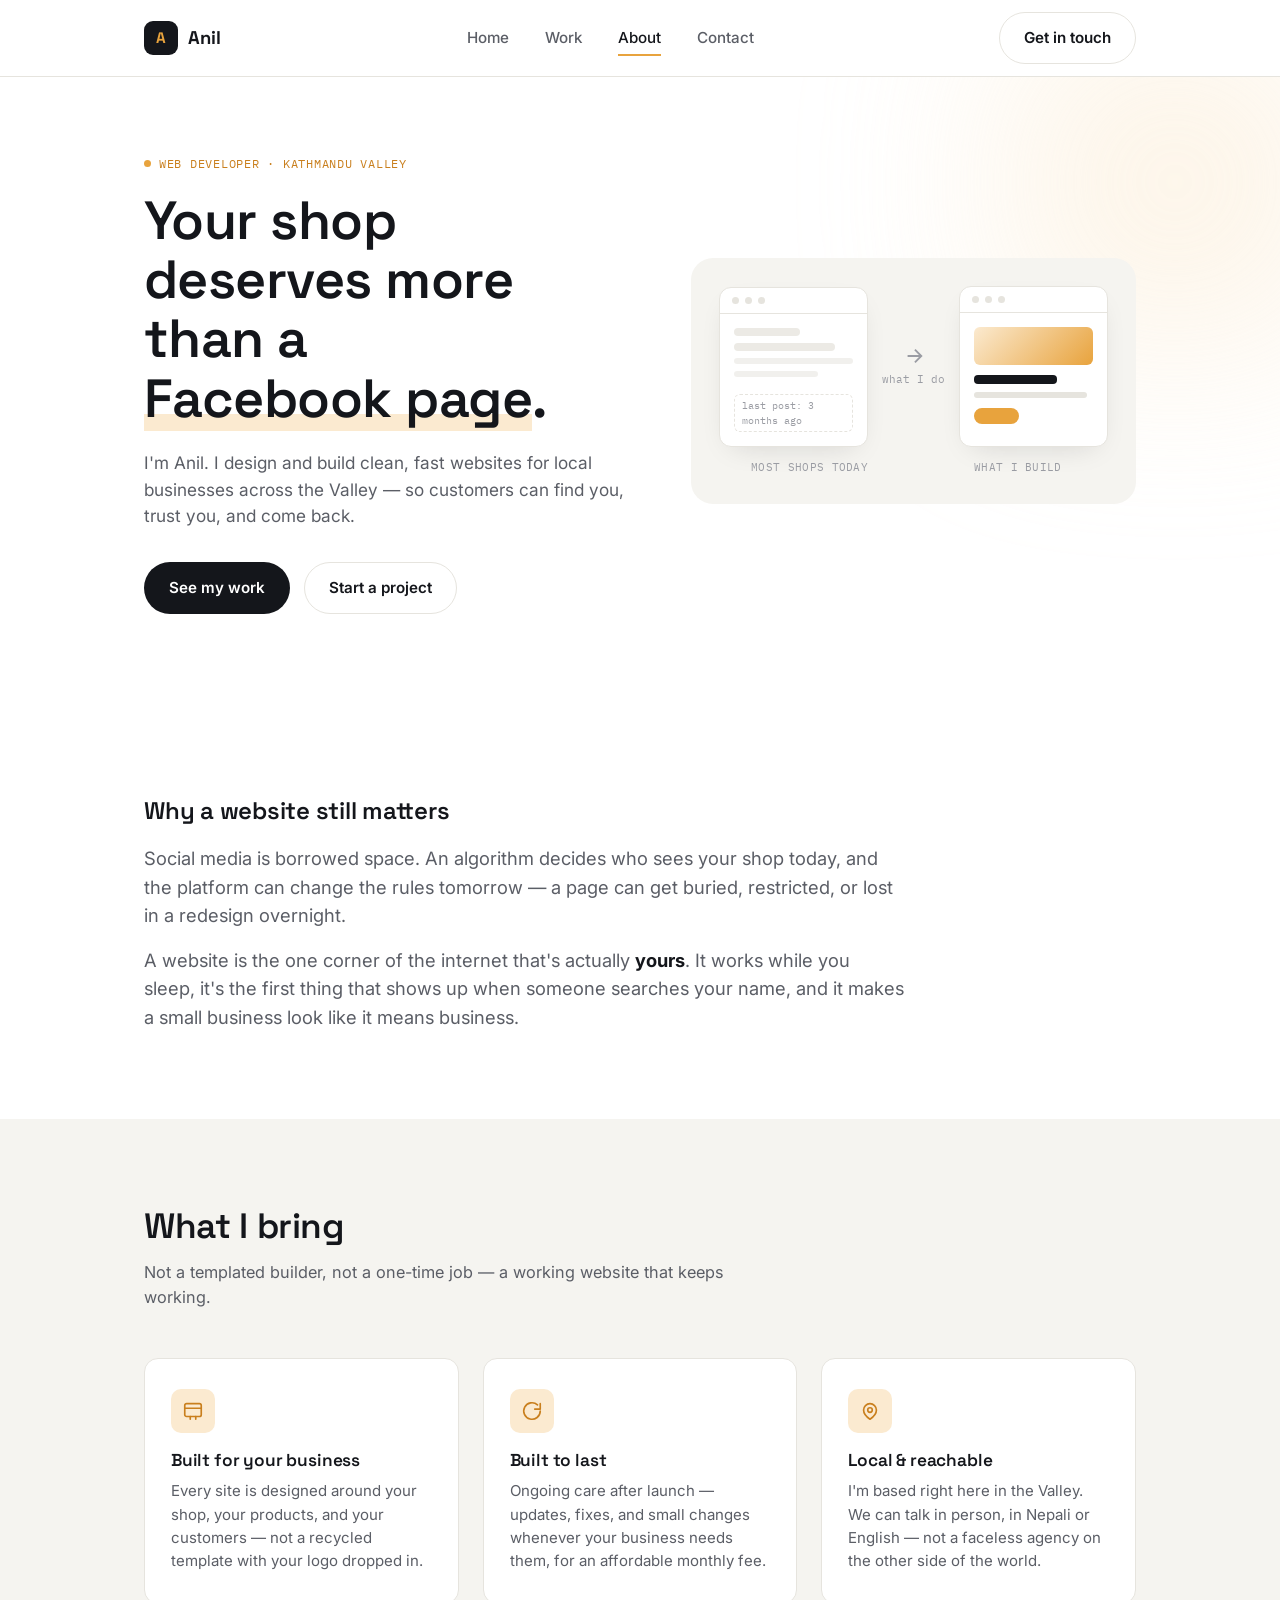
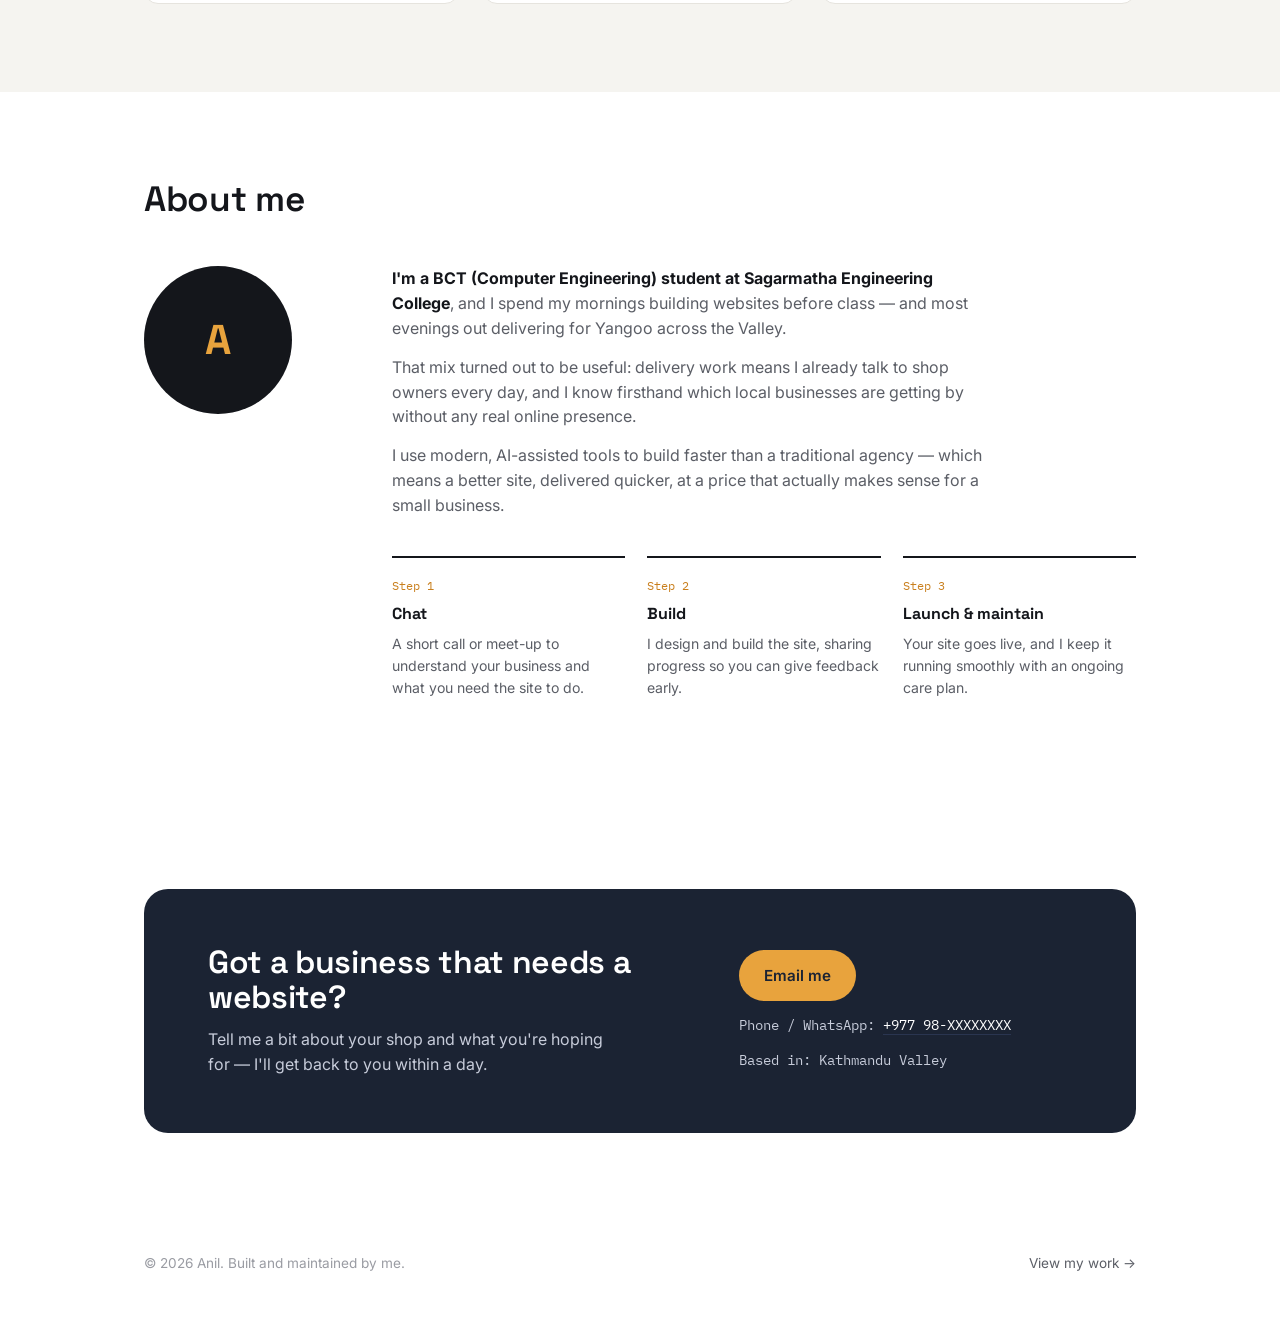
<file: index.html>
<!doctype html>
<html lang="en">
  <head>
    <meta charset="UTF-8" />
    <meta name="viewport" content="width=device-width, initial-scale=1.0" />
    <title>Anil — Web Developer, Kathmandu Valley</title>
    <meta
      name="description"
      content="Anil builds clean, fast, affordable websites for local businesses in the Kathmandu Valley."
    />
    <link rel="stylesheet" href="style.css" />
  </head>
  <body>
    <!-- NAV -->
    <header class="nav">
      <div class="wrap">
        <a href="index.html" class="logo">
          <span class="logo-mark">A</span>
          Anil
        </a>
        <nav class="nav-links" id="navLinks">
          <a href="index.html" class="active">Home</a>
          <a href="projects.html">Work</a>
          <a href="#about">About</a>
          <a href="#contact">Contact</a>
        </nav>
        <div class="nav-cta">
          <a href="#contact" class="btn btn-ghost">Get in touch</a>
          <button
            class="nav-toggle"
            aria-label="Toggle menu"
            aria-expanded="false"
          >
            <span></span><span></span><span></span>
          </button>
        </div>
      </div>
    </header>

    <!-- ============ HERO ============ -->
    <section class="hero">
      <div class="wrap">
        <div class="hero-copy">
          <span class="eyebrow">Web Developer · Kathmandu Valley</span>
          <h1>
            Your shop deserves more than a
            <span class="accent-underline">Facebook page</span>.
          </h1>
          <p class="lede">
            I'm Anil. I design and build clean, fast websites for local
            businesses across the Valley — so customers can find you, trust you,
            and come back.
          </p>
          <div class="hero-actions">
            <a href="projects.html" class="btn btn-primary">See my work</a>
            <a href="#contact" class="btn btn-ghost">Start a project</a>
          </div>
        </div>

        <div class="hero-visual">
          <div class="compare">
            <div class="compare-row">
              <div class="browser">
                <div class="browser-bar">
                  <span></span><span></span><span></span>
                </div>
                <div class="browser-body">
                  <div class="bad-block short"></div>
                  <div class="bad-block mid"></div>
                  <div class="bad-block text"></div>
                  <div class="bad-block text" style="width: 70%"></div>
                  <span class="bad-stamp">last post: 3 months ago</span>
                </div>
              </div>

              <div class="compare-arrow">
                <svg
                  viewBox="0 0 24 24"
                  fill="none"
                  stroke="currentColor"
                  stroke-width="2"
                >
                  <path d="M5 12h14M13 5l7 7-7 7" />
                </svg>
                what I do
              </div>

              <div class="browser">
                <div class="browser-bar">
                  <span></span><span></span><span></span>
                </div>
                <div class="browser-body">
                  <div class="good-block hero-img"></div>
                  <div class="good-block title"></div>
                  <div class="good-block text"></div>
                  <div class="good-block cta"></div>
                </div>
              </div>
            </div>
            <div class="compare-caps">
              <span>Most shops today</span>
              <span></span>
              <span>What I build</span>
            </div>
          </div>
        </div>
      </div>
    </section>

    <!-- ============ VALUE STATEMENT ============ -->
    <section class="section">
      <div class="wrap">
        <div class="value-block reveal">
          <h2 style="margin-bottom: 20px">Why a website still matters</h2>
          <p>
            Social media is borrowed space. An algorithm decides who sees your
            shop today, and the platform can change the rules tomorrow — a page
            can get buried, restricted, or lost in a redesign overnight.
          </p>
          <p>
            A website is the one corner of the internet that's actually
            <strong>yours</strong>. It works while you sleep, it's the first
            thing that shows up when someone searches your name, and it makes a
            small business look like it means business.
          </p>
        </div>
      </div>
    </section>

    <!-- ============ WHAT I OFFER ============ -->
    <section class="section section-alt">
      <div class="wrap">
        <div class="section-head reveal">
          <h2>What I bring</h2>
          <p>
            Not a templated builder, not a one-time job — a working website that
            keeps working.
          </p>
        </div>
        <div class="offer-grid">
          <div class="offer-card reveal">
            <div class="offer-icon">
              <svg
                viewBox="0 0 24 24"
                fill="none"
                stroke-width="1.8"
                stroke-linecap="round"
                stroke-linejoin="round"
              >
                <rect x="3" y="4" width="18" height="14" rx="2" />
                <path d="M3 9h18M9 18v3M15 18v3" />
              </svg>
            </div>
            <h3>Built for your business</h3>
            <p>
              Every site is designed around your shop, your products, and your
              customers — not a recycled template with your logo dropped in.
            </p>
          </div>
          <div class="offer-card reveal">
            <div class="offer-icon">
              <svg
                viewBox="0 0 24 24"
                fill="none"
                stroke-width="1.8"
                stroke-linecap="round"
                stroke-linejoin="round"
              >
                <path d="M21 12a9 9 0 11-3-6.7M21 4v6h-6" />
              </svg>
            </div>
            <h3>Built to last</h3>
            <p>
              Ongoing care after launch — updates, fixes, and small changes
              whenever your business needs them, for an affordable monthly fee.
            </p>
          </div>
          <div class="offer-card reveal">
            <div class="offer-icon">
              <svg
                viewBox="0 0 24 24"
                fill="none"
                stroke-width="1.8"
                stroke-linecap="round"
                stroke-linejoin="round"
              >
                <path d="M12 21s-7-4.5-7-10a7 7 0 1114 0c0 5.5-7 10-7 10z" />
                <circle cx="12" cy="11" r="2.5" />
              </svg>
            </div>
            <h3>Local & reachable</h3>
            <p>
              I'm based right here in the Valley. We can talk in person, in
              Nepali or English — not a faceless agency on the other side of the
              world.
            </p>
          </div>
        </div>
      </div>
    </section>

    <!-- ============ ABOUT ============ -->
    <section class="section" id="about">
      <div class="wrap">
        <div class="section-head reveal">
          <h2>About me</h2>
        </div>
        <div class="about-grid reveal">
          <div class="avatar">A</div>
          <div class="about-copy">
            <p>
              <strong
                >I'm a BCT (Computer Engineering) student at Sagarmatha
                Engineering College</strong
              >, and I spend my mornings building websites before class — and
              most evenings out delivering for Yangoo across the Valley.
            </p>
            <p>
              That mix turned out to be useful: delivery work means I already
              talk to shop owners every day, and I know firsthand which local
              businesses are getting by without any real online presence.
            </p>
            <p>
              I use modern, AI-assisted tools to build faster than a traditional
              agency — which means a better site, delivered quicker, at a price
              that actually makes sense for a small business.
            </p>

            <div class="process">
              <div class="process-step">
                <span class="step-num">Step 1</span>
                <h4>Chat</h4>
                <p>
                  A short call or meet-up to understand your business and what
                  you need the site to do.
                </p>
              </div>
              <div class="process-step">
                <span class="step-num">Step 2</span>
                <h4>Build</h4>
                <p>
                  I design and build the site, sharing progress so you can give
                  feedback early.
                </p>
              </div>
              <div class="process-step">
                <span class="step-num">Step 3</span>
                <h4>Launch & maintain</h4>
                <p>
                  Your site goes live, and I keep it running smoothly with an
                  ongoing care plan.
                </p>
              </div>
            </div>
          </div>
        </div>
      </div>
    </section>

    <!-- ============ CONTACT CTA ============ -->
    <section class="section" id="contact">
      <div class="wrap">
        <div class="cta-band reveal">
          <div>
            <h2>Got a business that needs a website?</h2>
            <p>
              Tell me a bit about your shop and what you're hoping for — I'll
              get back to you within a day.
            </p>
          </div>
          <div class="cta-contacts">
            <a href="mailto:[email protected]" class="btn btn-on-dark"
              >Email me</a
            >
            <span class="contact-line"
              >Phone / WhatsApp:
              <a href="tel:+9779800000000">+977 98-XXXXXXXX</a></span
            >
            <span class="contact-line">Based in: Kathmandu Valley</span>
          </div>
        </div>
      </div>
    </section>

    <!-- ============ FOOTER ============ -->
    <footer class="site-footer">
      <div
        class="wrap"
        style="
          display: flex;
          justify-content: space-between;
          width: 100%;
          flex-wrap: wrap;
          gap: 10px;
        "
      >
        <span>© 2026 Anil. Built and maintained by me.</span>
        <a href="projects.html">View my work →</a>
      </div>
    </footer>

    <script src="script.js"></script>
  </body>
</html>
</file>
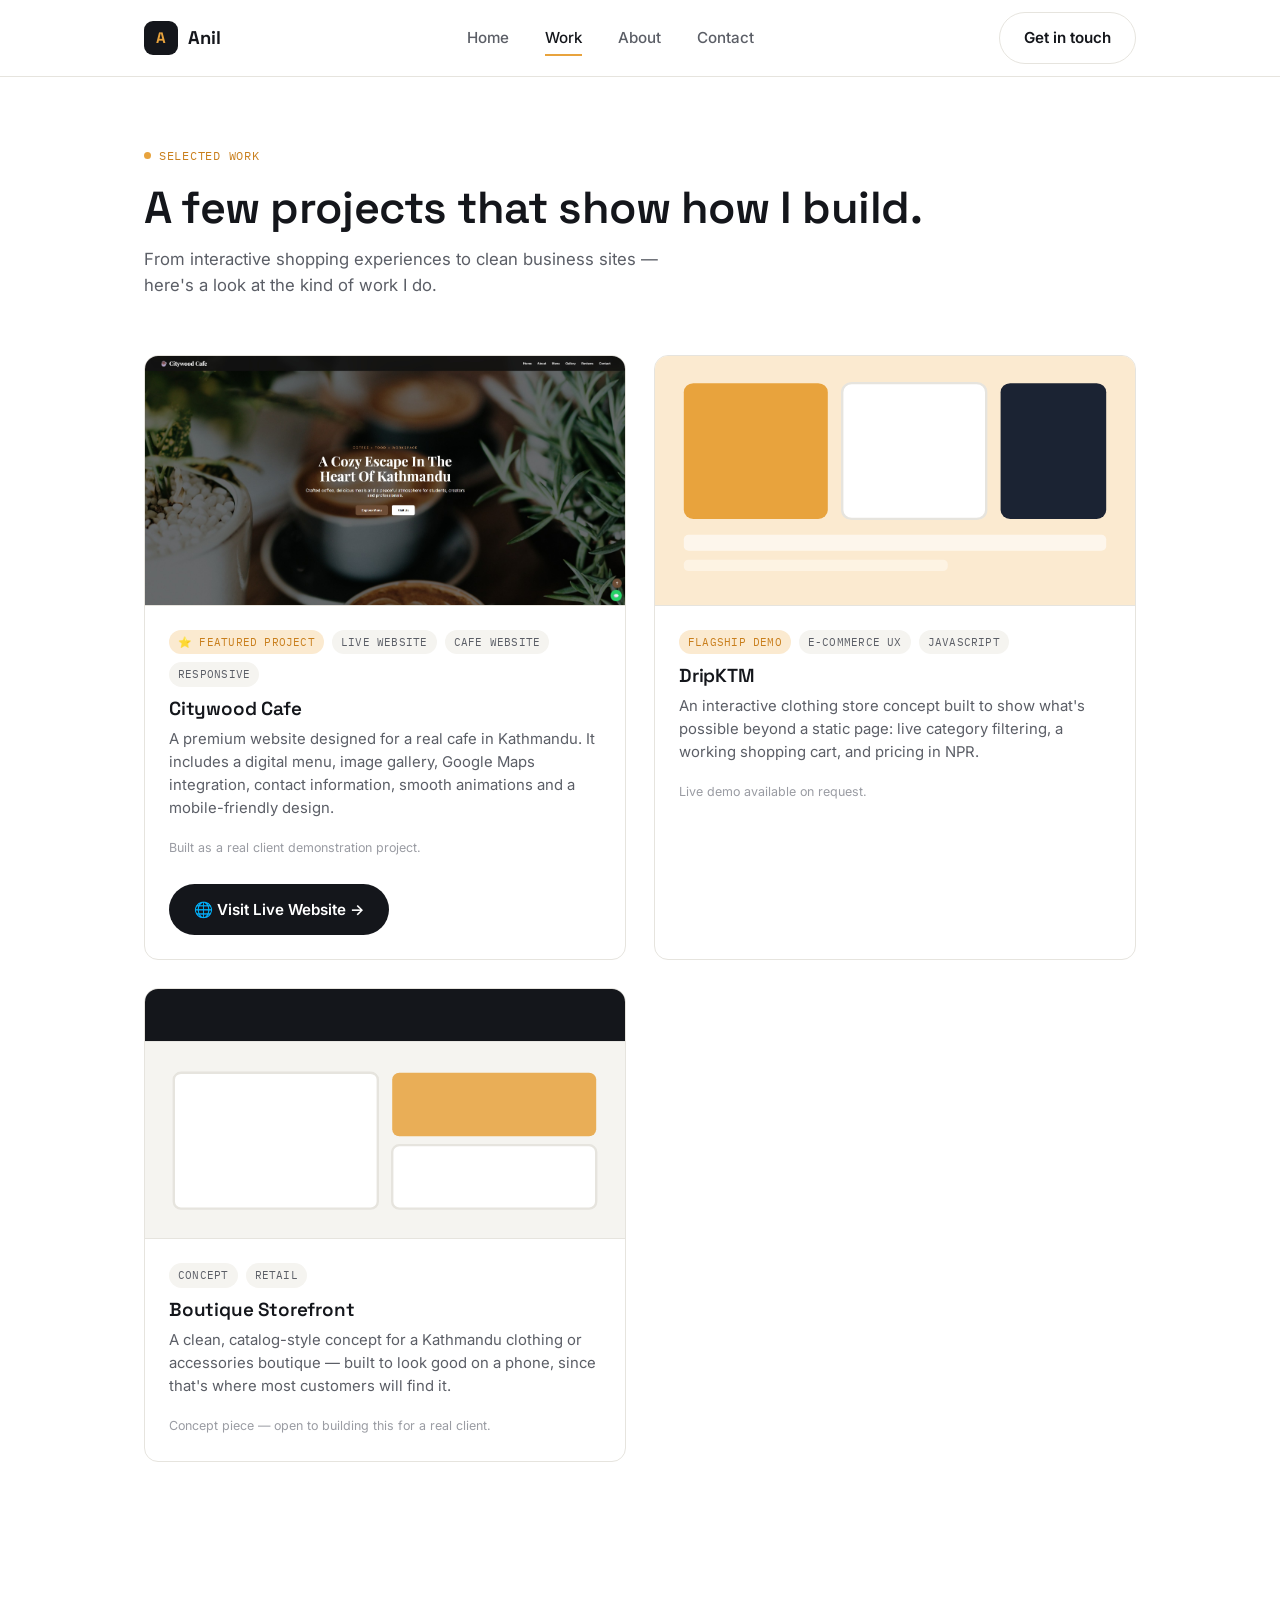
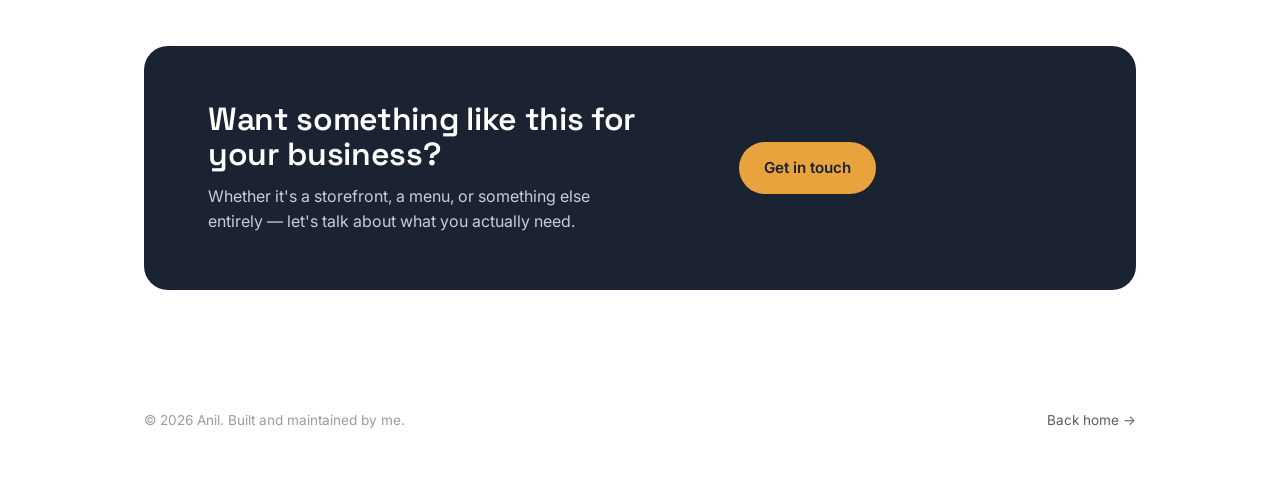
<file: projects.html>
<!doctype html>
<html lang="en">
  <head>
    <meta charset="UTF-8" />
    <meta name="viewport" content="width=device-width, initial-scale=1.0" />
    <title>Work — Anil</title>
    <meta
      name="description"
      content="Selected web development projects by Anil."
    />
    <link rel="stylesheet" href="style.css" />
  </head>
  <body>
    <!-- ============ NAV ============ -->
    <header class="nav">
      <div class="wrap">
        <a href="index.html" class="logo">
          <span class="logo-mark">A</span>
          Anil
        </a>
        <nav class="nav-links" id="navLinks">
          <a href="index.html">Home</a>
          <a href="projects.html" class="active">Work</a>
          <a href="index.html#about">About</a>
          <a href="index.html#contact">Contact</a>
        </nav>
        <div class="nav-cta">
          <a href="index.html#contact" class="btn btn-ghost">Get in touch</a>
          <button
            class="nav-toggle"
            aria-label="Toggle menu"
            aria-expanded="false"
          >
            <span></span><span></span><span></span>
          </button>
        </div>
      </div>
    </header>

    <!-- ============ PAGE HEAD ============ -->
    <section class="page-head">
      <div class="wrap reveal">
        <span class="eyebrow">Selected work</span>
        <h1>A few projects that show how I build.</h1>
        <p>
          From interactive shopping experiences to clean business sites — here's
          a look at the kind of work I do.
        </p>
      </div>
    </section>

    <!-- ============ PROJECT GRID ============ -->
    <section class="wrap">
      <div class="project-grid">
        <!-- PROJECT 3: CITYWOOD CAFE -->

        <article class="project-card reveal">
          <div class="project-thumb">
            <img src="images/citywood-cover.jpg" alt="Citywood Cafe Website" />
          </div>

          <div class="project-body">
            <div class="project-tag-row">
              <span class="tag tag-flagship">⭐ Featured Project</span>
              <span class="tag">Live Website</span>

              <span class="tag">Cafe Website</span>

              <span class="tag">Responsive</span>
            </div>

            <h3>Citywood Cafe</h3>

            <p class="desc">
              A premium website designed for a real cafe in Kathmandu. It
              includes a digital menu, image gallery, Google Maps integration,
              contact information, smooth animations and a mobile-friendly
              design.
            </p>

            <span class="concept-note">
              Built as a real client demonstration project.
            </span>

            <br /><br />

            <a
              href="https://citywoodcafe.vercel.app/"
              target="_blank"
              class="btn btn-primary"
            >
              🌐 Visit Live Website →
            </a>
          </div>
        </article>
        <!-- PROJECT 1: DripKTM (flagship demo) -->
        <article class="project-card reveal">
          <div class="project-thumb">
            <svg
              viewBox="0 0 400 220"
              preserveAspectRatio="none"
              style="width: 100%; height: 100%"
            >
              <rect width="400" height="220" fill="#FBEAD0" />
              <rect
                x="24"
                y="24"
                width="120"
                height="120"
                rx="8"
                fill="#E8A33D"
              />
              <rect
                x="156"
                y="24"
                width="120"
                height="120"
                rx="8"
                fill="#fff"
                stroke="#E6E4DE"
                stroke-width="2"
              />
              <rect
                x="288"
                y="24"
                width="88"
                height="120"
                rx="8"
                fill="#1B2333"
              />
              <rect
                x="24"
                y="158"
                width="352"
                height="14"
                rx="4"
                fill="#fff"
                opacity="0.6"
              />
              <rect
                x="24"
                y="180"
                width="220"
                height="10"
                rx="4"
                fill="#fff"
                opacity="0.4"
              />
            </svg>
          </div>
          <div class="project-body">
            <div class="project-tag-row">
              <span class="tag tag-flagship">Flagship demo</span>
              <span class="tag">E-commerce UX</span>
              <span class="tag">JavaScript</span>
            </div>
            <h3>DripKTM</h3>
            <p class="desc">
              An interactive clothing store concept built to show what's
              possible beyond a static page: live category filtering, a working
              shopping cart, and pricing in NPR.
            </p>
            <span class="concept-note">Live demo available on request.</span>
          </div>
        </article>

        <!-- PROJECT 2: Boutique Storefront (concept) -->
        <article class="project-card reveal">
          <div class="project-thumb">
            <svg
              viewBox="0 0 400 220"
              preserveAspectRatio="none"
              style="width: 100%; height: 100%"
            >
              <rect width="400" height="220" fill="#F5F4F0" />
              <rect x="0" y="0" width="400" height="46" fill="#14161B" />
              <rect
                x="24"
                y="74"
                width="170"
                height="120"
                rx="6"
                fill="#fff"
                stroke="#E6E4DE"
                stroke-width="2"
              />
              <rect
                x="206"
                y="74"
                width="170"
                height="56"
                rx="6"
                fill="#E8A33D"
                opacity="0.85"
              />
              <rect
                x="206"
                y="138"
                width="170"
                height="56"
                rx="6"
                fill="#fff"
                stroke="#E6E4DE"
                stroke-width="2"
              />
            </svg>
          </div>
          <div class="project-body">
            <div class="project-tag-row">
              <span class="tag">Concept</span>
              <span class="tag">Retail</span>
            </div>
            <h3>Boutique Storefront</h3>
            <p class="desc">
              A clean, catalog-style concept for a Kathmandu clothing or
              accessories boutique — built to look good on a phone, since that's
              where most customers will find it.
            </p>
            <span class="concept-note"
              >Concept piece — open to building this for a real client.</span
            >
          </div>
        </article>
      </div>
    </section>

    <!-- ============ CTA STRIP ============ -->
    <section class="section">
      <div class="wrap">
        <div class="cta-band reveal">
          <div>
            <h2>Want something like this for your business?</h2>
            <p>
              Whether it's a storefront, a menu, or something else entirely —
              let's talk about what you actually need.
            </p>
          </div>
          <div class="cta-contacts">
            <a href="index.html#contact" class="btn btn-on-dark"
              >Get in touch</a
            >
          </div>
        </div>
      </div>
    </section>

    <!-- ============ FOOTER ============ -->
    <footer class="site-footer">
      <div
        class="wrap"
        style="
          display: flex;
          justify-content: space-between;
          width: 100%;
          flex-wrap: wrap;
          gap: 10px;
        "
      >
        <span>© 2026 Anil. Built and maintained by me.</span>
        <a href="index.html">Back home →</a>
      </div>
    </footer>

    <script src="script.js"></script>
  </body>
</html>
</file>
<file: style.css>
/* ============================================
   ANIL — PORTFOLIO STYLESHEET
   Design tokens live at the top. Change colors,
   fonts, or spacing here and it updates everywhere.
   ============================================ */

@import url("https://fonts.googleapis.com/css2?family=Space+Grotesk:wght@400;500;600;700&family=Inter:wght@400;500;600&family=IBM+Plex+Mono:wght@400;500&display=swap");

:root {
  /* Colors */
  --bg: #ffffff;
  --bg-alt: #f5f4f0;
  --ink: #14161b;
  --ink-soft: #5b5e66;
  --ink-faint: #9a9ca3;
  --accent: #e8a33d;
  --accent-deep: #c97f1d;
  --accent-soft: #fbead0;
  --contrast: #1b2333;
  --contrast-soft: #2a3550;
  --line: #e6e4de;

  /* Type */
  --font-display: "Space Grotesk", sans-serif;
  --font-body: "Inter", sans-serif;
  --font-mono: "IBM Plex Mono", monospace;

  /* Layout */
  --max-width: 1120px;
  --pad: clamp(20px, 5vw, 64px);
  --radius: 14px;
}

* {
  margin: 0;
  padding: 0;
  box-sizing: border-box;
}

html {
  scroll-behavior: smooth;
}

@media (prefers-reduced-motion: reduce) {
  html {
    scroll-behavior: auto;
  }
  *,
  *::before,
  *::after {
    animation-duration: 0.01ms !important;
    transition-duration: 0.01ms !important;
  }
}

body {
  font-family: var(--font-body);
  color: var(--ink);
  background: var(--bg);
  line-height: 1.55;
  -webkit-font-smoothing: antialiased;
}

a {
  color: inherit;
  text-decoration: none;
}
img,
svg {
  display: block;
  max-width: 100%;
}
ul {
  list-style: none;
}

.wrap {
  max-width: var(--max-width);
  margin: 0 auto;
  padding-left: var(--pad);
  padding-right: var(--pad);
}

h1,
h2,
h3 {
  font-family: var(--font-display);
  font-weight: 600;
  letter-spacing: -0.01em;
  line-height: 1.1;
}

.eyebrow {
  display: inline-flex;
  align-items: center;
  gap: 8px;
  font-family: var(--font-mono);
  font-size: 0.78rem;
  letter-spacing: 0.06em;
  text-transform: uppercase;
  color: var(--accent-deep);
  margin-bottom: 18px;
}
.eyebrow::before {
  content: "";
  width: 7px;
  height: 7px;
  border-radius: 50%;
  background: var(--accent);
  display: inline-block;
}

.btn {
  display: inline-flex;
  align-items: center;
  gap: 8px;
  font-family: var(--font-body);
  font-weight: 600;
  font-size: 0.95rem;
  padding: 13px 24px;
  border-radius: 999px;
  border: 1.5px solid transparent;
  cursor: pointer;
  transition:
    transform 0.15s ease,
    background 0.15s ease,
    border-color 0.15s ease,
    color 0.15s ease;
  position: relative;
  overflow: hidden;
}
.btn::after {
  content: "";
  position: absolute;
  top: 0;
  left: -100%;
  width: 100%;
  height: 100%;
  background: rgba(255, 255, 255, 0.15);
  transition: 0.4s;
}

.btn:hover::after {
  left: 100%;
}
.btn:hover {
  transform: translateY(-2px);
}
.btn-primary {
  background: var(--ink);
  color: #fff;
}
.btn-primary:hover {
  background: var(--accent-deep);
}
.btn-ghost {
  background: transparent;
  color: var(--ink);
  border-color: var(--line);
}
.btn-ghost:hover {
  border-color: var(--ink);
}
.btn-on-dark {
  background: var(--accent);
  color: var(--contrast);
}
.btn-on-dark:hover {
  background: #fff;
}

:focus-visible {
  outline: 2.5px solid var(--accent-deep);
  outline-offset: 3px;
}

/* ---------- NAV ---------- */
.nav {
  position: sticky;
  top: 0;
  z-index: 50;
  background: rgba(255, 255, 255, 0.88);
  backdrop-filter: blur(8px);
  border-bottom: 1px solid var(--line);
}
.nav .wrap {
  display: flex;
  align-items: center;
  justify-content: space-between;
  height: 76px;
}
.logo {
  font-family: var(--font-display);
  font-weight: 700;
  font-size: 1.15rem;
  display: flex;
  align-items: center;
  gap: 10px;
}
.logo-mark {
  width: 34px;
  height: 34px;
  border-radius: 9px;
  background: var(--ink);
  color: var(--accent);
  display: flex;
  align-items: center;
  justify-content: center;
  font-size: 0.95rem;
}
.nav-links {
  display: flex;
  align-items: center;
  gap: 36px;
  font-weight: 500;
  font-size: 0.95rem;
}
.nav-links a {
  color: var(--ink-soft);
  transition: color 0.15s ease;
}
.nav-links a.active {
  color: var(--ink);
  position: relative;
}

.nav-links a.active::after {
  content: "";
  position: absolute;
  left: 0;
  bottom: -6px;
  width: 100%;
  height: 2px;
  background: var(--accent);
}
.nav-links a:hover,
.nav-links a.active {
  color: var(--ink);
}
.nav-cta {
  display: flex;
  align-items: center;
  gap: 22px;
}
.nav-toggle {
  display: none;
  flex-direction: column;
  gap: 5px;
  background: none;
  border: none;
  cursor: pointer;
  padding: 6px;
}
.nav-toggle span {
  width: 22px;
  height: 2px;
  background: var(--ink);
  display: block;
}

@media (max-width: 760px) {
  .nav-links {
    position: absolute;
    top: 76px;
    left: 0;
    right: 0;
    background: #fff;
    flex-direction: column;
    align-items: flex-start;
    padding: 24px var(--pad);
    gap: 20px;
    border-bottom: 1px solid var(--line);
    display: none;
  }
  .nav-links.open {
    display: flex;
  }
  .nav-toggle {
    display: flex;
  }
  .nav-cta .btn-ghost {
    display: none;
  }
}

/* ---------- HERO ---------- */
.hero {
  padding: 72px 0 96px;
}
.hero {
  position: relative;
  overflow: hidden;
}

.hero::before {
  content: "";
  position: absolute;
  width: 500px;
  height: 500px;
  background: radial-gradient(circle, var(--accent-soft), transparent);
  top: -100px;
  right: -100px;
  filter: blur(80px);
  opacity: 0.6;
  animation: floatGlow 6s ease-in-out infinite;
  z-index: 0;
}

@keyframes floatGlow {
  0%,
  100% {
    transform: translateY(0);
  }
  50% {
    transform: translateY(40px);
  }
}
.hero .wrap {
  position: relative;
  z-index: 2;
  display: grid;
  grid-template-columns: 1.05fr 0.95fr;
  gap: 56px;
  align-items: center;
}
.hero h1 {
  font-size: clamp(2.1rem, 4.2vw, 3.4rem);
  margin-bottom: 22px;
}
.hero h1 .accent-underline {
  position: relative;
  white-space: nowrap;
}
.hero h1 .accent-underline::after {
  content: "";
  position: absolute;
  left: 0;
  right: 0;
  bottom: 2px;
  height: 0.3em;
  background: var(--accent-soft);
  z-index: -1;
}
.hero p.lede {
  font-size: 1.08rem;
  color: var(--ink-soft);
  max-width: 480px;
  margin-bottom: 32px;
}
.hero-actions {
  display: flex;
  gap: 14px;
  flex-wrap: wrap;
}

@media (max-width: 900px) {
  .hero .wrap {
    grid-template-columns: 1fr;
  }

  .hero-visual {
    order: 1; /* image AFTER text */
  }

  .hero-copy {
    order: 0;
  }
}

/* ---------- HERO VISUAL: before/after mockup ---------- */
.compare {
  position: relative;
  background: var(--bg-alt);
  border-radius: 22px;
  padding: 28px;
}
.compare-row {
  display: grid;
  grid-template-columns: 1fr auto 1fr;
  gap: 14px;
  align-items: center;
}
.browser {
  background: #fff;
  border-radius: 12px;
  border: 1px solid var(--line);
  overflow: hidden;
  box-shadow: 0 10px 28px -14px rgba(20, 22, 27, 0.18);
}
.browser-bar {
  display: flex;
  gap: 6px;
  padding: 9px 12px;
  border-bottom: 1px solid var(--line);
}
.browser-bar span {
  width: 7px;
  height: 7px;
  border-radius: 50%;
  background: var(--line);
}
.browser-body {
  padding: 14px;
}
.bad-block {
  background: #eceae5;
  border-radius: 4px;
  margin-bottom: 7px;
}
.bad-block.short {
  width: 55%;
  height: 8px;
}
.bad-block.mid {
  width: 85%;
  height: 8px;
}
.bad-block.text {
  width: 100%;
  height: 6px;
  opacity: 0.7;
}
.bad-stamp {
  margin-top: 10px;
  font-family: var(--font-mono);
  font-size: 0.62rem;
  color: var(--ink-faint);
  display: inline-block;
  border: 1px dashed var(--line);
  border-radius: 6px;
  padding: 3px 7px;
}
.good-block {
  border-radius: 4px;
  margin-bottom: 8px;
}
.good-block.hero-img {
  width: 100%;
  height: 38px;
  background: linear-gradient(135deg, var(--accent-soft), var(--accent));
  border-radius: 6px;
  margin-bottom: 10px;
}
.good-block.title {
  width: 70%;
  height: 9px;
  background: var(--ink);
}
.good-block.text {
  width: 95%;
  height: 6px;
  background: var(--line);
}
.good-block.cta {
  width: 38%;
  height: 16px;
  background: var(--accent);
  border-radius: 999px;
  margin-top: 10px;
}
.compare-arrow {
  font-family: var(--font-mono);
  font-size: 0.7rem;
  color: var(--ink-faint);
  text-align: center;
  display: flex;
  flex-direction: column;
  align-items: center;
  gap: 4px;
}
.compare-arrow svg {
  width: 22px;
  height: 22px;
}
.compare-caps {
  display: grid;
  grid-template-columns: 1fr auto 1fr;
  gap: 14px;
  margin-top: 12px;
  font-family: var(--font-mono);
  font-size: 0.68rem;
  letter-spacing: 0.03em;
  text-transform: uppercase;
  color: var(--ink-faint);
  text-align: center;
}

@media (max-width: 540px) {
  .compare-row,
  .compare-caps {
    grid-template-columns: 1fr;
  }
  .compare-arrow {
    transform: rotate(90deg);
    margin: 4px 0;
  }
}

/* ---------- SECTION BASICS ---------- */
.section {
  padding: 88px 0;
}
.section-alt {
  background: var(--bg-alt);
}
.section-head {
  max-width: 620px;
  margin-bottom: 48px;
}
.section-head h2 {
  font-size: clamp(1.6rem, 3vw, 2.2rem);
  margin-bottom: 14px;
}
.section-head p {
  color: var(--ink-soft);
  font-size: 1.02rem;
}

/* ---------- VALUE STATEMENT ---------- */
.value-block {
  max-width: 760px;
}
.value-block p {
  font-size: 1.15rem;
  color: var(--ink-soft);
}
.value-block p + p {
  margin-top: 16px;
}
.value-block strong {
  color: var(--ink);
}

/* ---------- OFFER CARDS ---------- */
.offer-grid {
  display: grid;
  grid-template-columns: repeat(3, 1fr);
  gap: 24px;
}
.offer-card {
  background: #fff;
  border: 1px solid var(--line);
  border-radius: var(--radius);
  padding: 30px 26px;
  transition:
    border-color 0.2s ease,
    transform 0.2s ease;
}
.offer-card:hover {
  border-color: var(--accent);
  transform: translateY(-3px);
}
.offer-icon {
  width: 44px;
  height: 44px;
  border-radius: 10px;
  background: var(--accent-soft);
  display: flex;
  align-items: center;
  justify-content: center;
  margin-bottom: 18px;
}
.offer-icon svg {
  width: 22px;
  height: 22px;
  stroke: var(--accent-deep);
}
.offer-card h3 {
  font-size: 1.08rem;
  margin-bottom: 9px;
}
.offer-card p {
  color: var(--ink-soft);
  font-size: 0.94rem;
}

@media (max-width: 860px) {
  .offer-grid {
    grid-template-columns: 1fr;
  }
}

/* ---------- ABOUT ---------- */
.about-grid {
  display: grid;
  grid-template-columns: 200px 1fr;
  gap: 48px;
  align-items: start;
}
.avatar {
  width: 148px;
  height: 148px;
  border-radius: 50%;
  background: var(--ink);
  color: var(--accent);
  font-family: var(--font-display);
  font-weight: 700;
  font-size: 2.6rem;
  display: flex;
  align-items: center;
  justify-content: center;
}
.about-copy p {
  color: var(--ink-soft);
  margin-bottom: 14px;
  max-width: 600px;
}
.about-copy p strong {
  color: var(--ink);
}

.process {
  margin-top: 38px;
  display: grid;
  grid-template-columns: repeat(3, 1fr);
  gap: 22px;
}
.process-step {
  border-top: 2px solid var(--ink);
  padding-top: 14px;
}
.process-step .step-num {
  font-family: var(--font-mono);
  font-size: 0.78rem;
  color: var(--accent-deep);
}
.process-step h4 {
  font-family: var(--font-display);
  font-size: 1rem;
  margin: 6px 0 6px;
}
.process-step p {
  color: var(--ink-soft);
  font-size: 0.88rem;
}

@media (max-width: 760px) {
  .about-grid {
    grid-template-columns: 1fr;
  }
  .process {
    grid-template-columns: 1fr;
  }
}

/* ---------- CTA BAND ---------- */
.cta-band {
  background: var(--contrast);
  color: #fff;
  border-radius: 24px;
  padding: 56px var(--pad);
  display: grid;
  grid-template-columns: 1.2fr 0.8fr;
  gap: 32px;
  align-items: center;
}
.cta-band h2 {
  color: #fff;
  font-size: clamp(1.5rem, 3vw, 2rem);
  margin-bottom: 12px;
}
.cta-band p {
  color: #c7ccda;
  max-width: 420px;
}
.cta-contacts {
  display: flex;
  flex-direction: column;
  gap: 14px;
  align-items: flex-start;
}
.cta-contacts .btn-on-dark {
  width: fit-content;
}
.contact-line {
  font-family: var(--font-mono);
  font-size: 0.85rem;
  color: #c7ccda;
}
.contact-line a {
  color: #fff;
  border-bottom: 1px solid var(--contrast-soft);
}

@media (max-width: 760px) {
  .cta-band {
    grid-template-columns: 1fr;
    text-align: left;
  }
}

/* ---------- FOOTER ---------- */
.site-footer {
  padding: 32px 0 48px;
  display: flex;
  justify-content: space-between;
  align-items: center;
  font-size: 0.85rem;
  color: var(--ink-faint);
  flex-wrap: wrap;
  gap: 10px;
}
.site-footer a {
  color: var(--ink-soft);
}
.site-footer a:hover {
  color: var(--ink);
}

/* ---------- REVEAL ON SCROLL ---------- */
.reveal {
  opacity: 0;
  transform: translateY(18px);
  transition:
    opacity 0.6s ease,
    transform 0.6s ease;
}
.reveal.in-view {
  opacity: 1;
  transform: translateY(0);
}

/* ============================================
   PROJECTS PAGE
   ============================================ */
.page-head {
  padding: 64px 0 16px;
}
.page-head h1 {
  font-size: clamp(2rem, 4vw, 2.8rem);
  margin-bottom: 14px;
}
.page-head p {
  color: var(--ink-soft);
  max-width: 560px;
  font-size: 1.05rem;
}

.project-grid {
  display: grid;
  grid-template-columns: repeat(2, 1fr);
  gap: 28px;
  padding: 40px 0 96px;
}
.project-card {
  border: 1px solid var(--line);
  border-radius: var(--radius);
  overflow: hidden;
  background: #fff;
  transition:
    transform 0.4s ease,
    box-shadow 0.4s ease;
}
.project-card:hover {
  transform: translateY(-8px);
  box-shadow: 0 20px 50px rgba(0, 0, 0, 0.12);
}
.project-thumb {
  height: 250px;

  overflow: hidden;

  border-bottom: 1px solid var(--line);
}

.project-thumb img {
  width: 100%;

  height: 100%;

  object-fit: cover;

  display: block;
}
.project-body {
  padding: 24px;
}
.project-tag-row {
  display: flex;
  gap: 8px;
  flex-wrap: wrap;
  margin-bottom: 12px;
}
.tag {
  font-family: var(--font-mono);
  font-size: 0.68rem;
  letter-spacing: 0.02em;
  text-transform: uppercase;
  padding: 4px 9px;
  border-radius: 999px;
  background: var(--bg-alt);
  color: var(--ink-soft);
}
.tag.tag-flagship {
  background: var(--accent-soft);
  color: var(--accent-deep);
}
.project-card h3 {
  font-size: 1.18rem;
  margin-bottom: 8px;
}
.project-card p.desc {
  color: var(--ink-soft);
  font-size: 0.93rem;
  margin-bottom: 14px;
}
.project-link {
  font-weight: 600;
  font-size: 0.9rem;
  display: inline-flex;
  align-items: center;
  gap: 6px;
}
.project-link svg {
  width: 14px;
  height: 14px;
}

@media (max-width: 760px) {
  .project-grid {
    grid-template-columns: 1fr;
  }
}

/* placeholder concept note */
.concept-note {
  margin-top: 6px;
  font-size: 0.78rem;
  color: var(--ink-faint);
}
.nav-links a.active {
  color: var(--ink);
  position: relative;
}

.nav-links a.active::after {
  content: "";
  position: absolute;
  left: 0;
  bottom: -6px;
  width: 100%;
  height: 2px;
  background: var(--accent);
}
.hero {
  position: relative;
  overflow: hidden;
}

.hero::before {
  content: "";
  position: absolute;
  width: 450px;
  height: 450px;
  background: radial-gradient(circle, var(--accent-soft), transparent);
  top: -120px;
  right: -120px;
  filter: blur(80px);
  opacity: 0.6;
  animation: floatGlow 6s ease-in-out infinite;
  z-index: 0;
}

@keyframes floatGlow {
  0%,
  100% {
    transform: translateY(0);
  }
  50% {
    transform: translateY(35px);
  }
}

.hero .wrap {
  position: relative;
  z-index: 2;
}
.btn {
  position: relative;
  overflow: hidden;
}

.btn::after {
  content: "";
  position: absolute;
  top: 0;
  left: -100%;
  width: 100%;
  height: 100%;
  background: rgba(255, 255, 255, 0.15);
  transition: 0.4s;
}

.btn:hover::after {
  left: 100%;
}
</file>
